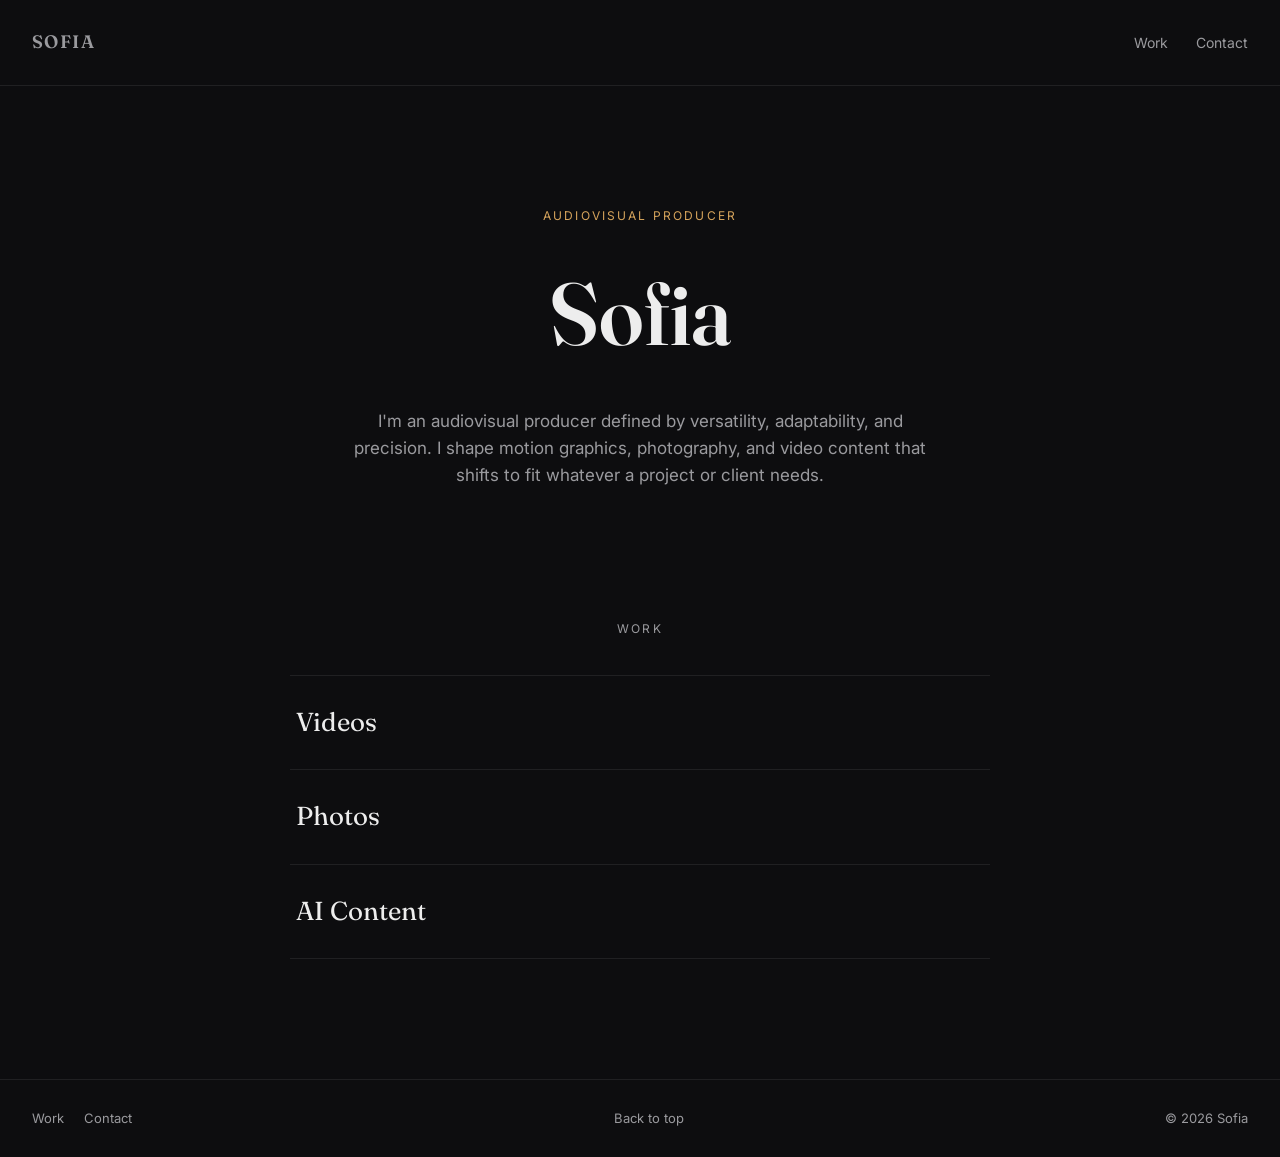
<file: index.html>
<!DOCTYPE html>
<html lang="en">
<head>
<meta charset="UTF-8">
<meta name="viewport" content="width=device-width, initial-scale=1.0">
<title>Sofia — Audiovisual Producer</title>
<link rel="icon" type="image/svg+xml" href="assets/favicon.svg">
<link rel="preconnect" href="https://fonts.googleapis.com">
<link rel="preconnect" href="https://fonts.gstatic.com" crossorigin>
<link href="https://fonts.googleapis.com/css2?family=Fraunces:wght@500;600;700&family=Inter:wght@400;500;600&display=swap" rel="stylesheet">
<link rel="stylesheet" href="assets/css/styles.css">
</head>
<body id="top">

<header class="nav">
  <a href="index.html" class="wordmark">SOFIA</a>
  <ul>
    <li><a href="#work">Work</a></li>
    <li><a href="contact.html">Contact</a></li>
  </ul>
</header>

<section class="hero">
  <p class="kicker">Audiovisual Producer</p>
  <h1>Sofia</h1>
  <p class="intro">I'm an audiovisual producer defined by versatility, adaptability, and precision. I shape motion graphics, photography, and video content that shifts to fit whatever a project or client needs.</p>
</section>

<section class="work-section" id="work">
  <p class="section-label">Work</p>
  <ul class="categories">
    <li><a href="work/videos.html">Videos <span class="arrow">→</span></a></li>
    <li><a href="work/photos.html">Photos <span class="arrow">→</span></a></li>
    <li><a href="work/ai-content.html">AI Content <span class="arrow">→</span></a></li>
  </ul>
</section>

<footer>
  <nav>
    <a href="#work">Work</a>
    <a href="contact.html">Contact</a>
  </nav>
  <a href="#top">Back to top</a>
  <span>© 2026 Sofia</span>
</footer>

</body>
</html>
</file>
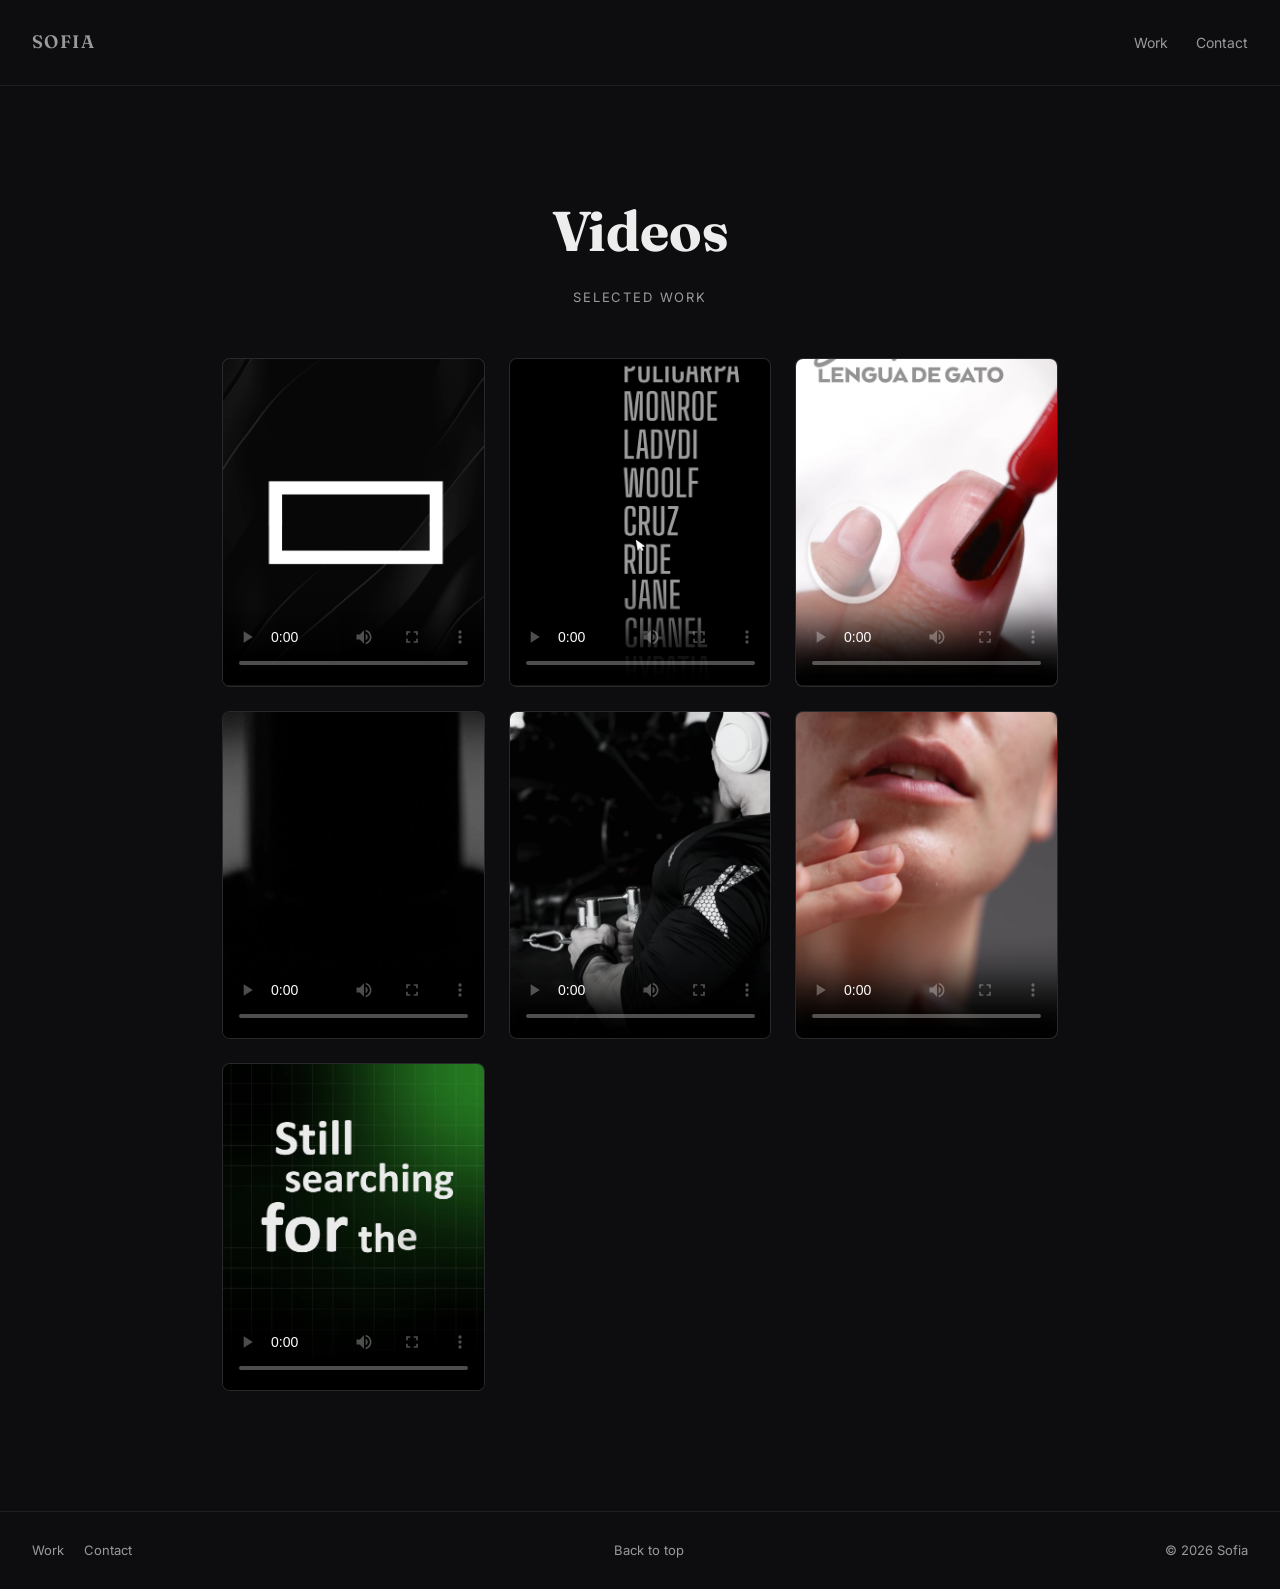
<file: videos.html>
<!DOCTYPE html>
<html lang="en">
<head>
<meta charset="UTF-8">
<meta name="viewport" content="width=device-width, initial-scale=1.0">
<title>Videos — Sofia</title>
<link rel="icon" type="image/svg+xml" href="../assets/favicon.svg">
<link rel="preconnect" href="https://fonts.googleapis.com">
<link rel="preconnect" href="https://fonts.gstatic.com" crossorigin>
<link href="https://fonts.googleapis.com/css2?family=Fraunces:wght@500;600;700&family=Inter:wght@400;500;600&display=swap" rel="stylesheet">
<link rel="stylesheet" href="../assets/css/styles.css">
</head>
<body id="top">

<header class="nav">
  <a href="../index.html" class="wordmark">SOFIA</a>
  <ul>
    <li><a href="../index.html#work">Work</a></li>
    <li><a href="../contact.html">Contact</a></li>
  </ul>
</header>

<div class="page-header">
  <h1>Videos</h1>
  <p>Selected Work</p>
</div>

<div class="grid-placeholder">

  <div class="work-card">
    <video controls playsinline preload="metadata" poster="../assets/img/animacion-expectativa-final-poster.jpg">
      <source src="../assets/video/animacion-expectativa-final.mp4" type="video/mp4">
    </video>
    <button class="expand-btn" data-src="../assets/video/animacion-expectativa-final.mp4" aria-label="Expand video">
      <svg width="16" height="16" viewBox="0 0 24 24" fill="none" stroke="currentColor" stroke-width="2" stroke-linecap="round" stroke-linejoin="round"><path d="M8 3H3v5M16 3h5v5M21 16v5h-5M3 16v5h5"/></svg>
    </button>
  </div>

  <div class="work-card">
    <video controls playsinline preload="metadata" poster="../assets/img/animacion-letras-lanzamiento-poster.jpg">
      <source src="../assets/video/animacion-letras-lanzamiento.mp4" type="video/mp4">
    </video>
    <button class="expand-btn" data-src="../assets/video/animacion-letras-lanzamiento.mp4" aria-label="Expand video">
      <svg width="16" height="16" viewBox="0 0 24 24" fill="none" stroke="currentColor" stroke-width="2" stroke-linecap="round" stroke-linejoin="round"><path d="M8 3H3v5M16 3h5v5M21 16v5h-5M3 16v5h5"/></svg>
    </button>
  </div>

  <div class="work-card">
    <video controls playsinline preload="metadata" poster="../assets/img/video-brocha-de-gato-poster.jpg">
      <source src="../assets/video/video-brocha-de-gato.mp4" type="video/mp4">
    </video>
    <button class="expand-btn" data-src="../assets/video/video-brocha-de-gato.mp4" aria-label="Expand video">
      <svg width="16" height="16" viewBox="0 0 24 24" fill="none" stroke="currentColor" stroke-width="2" stroke-linecap="round" stroke-linejoin="round"><path d="M8 3H3v5M16 3h5v5M21 16v5h-5M3 16v5h5"/></svg>
    </button>
  </div>

  <div class="work-card">
    <video controls playsinline preload="metadata" poster="../assets/img/video-expectativa-luces-final-poster.jpg">
      <source src="../assets/video/video-expectativa-luces-final.mp4" type="video/mp4">
    </video>
    <button class="expand-btn" data-src="../assets/video/video-expectativa-luces-final.mp4" aria-label="Expand video">
      <svg width="16" height="16" viewBox="0 0 24 24" fill="none" stroke="currentColor" stroke-width="2" stroke-linecap="round" stroke-linejoin="round"><path d="M8 3H3v5M16 3h5v5M21 16v5h-5M3 16v5h5"/></svg>
    </button>
  </div>

  <div class="work-card">
    <video controls playsinline preload="metadata" poster="../assets/img/video-final-poster.jpg">
      <source src="../assets/video/video-final.mp4" type="video/mp4">
    </video>
    <button class="expand-btn" data-src="../assets/video/video-final.mp4" aria-label="Expand video">
      <svg width="16" height="16" viewBox="0 0 24 24" fill="none" stroke="currentColor" stroke-width="2" stroke-linecap="round" stroke-linejoin="round"><path d="M8 3H3v5M16 3h5v5M21 16v5h-5M3 16v5h5"/></svg>
    </button>
  </div>

  <div class="work-card">
    <video controls playsinline preload="metadata" poster="../assets/img/trial-1-gopure-poster.jpg">
      <source src="../assets/video/trial-1-gopure.mp4" type="video/mp4">
    </video>
    <button class="expand-btn" data-src="../assets/video/trial-1-gopure.mp4" aria-label="Expand video">
      <svg width="16" height="16" viewBox="0 0 24 24" fill="none" stroke="currentColor" stroke-width="2" stroke-linecap="round" stroke-linejoin="round"><path d="M8 3H3v5M16 3h5v5M21 16v5h-5M3 16v5h5"/></svg>
    </button>
  </div>

  <div class="work-card">
    <video controls playsinline preload="metadata" poster="../assets/img/trial-2-prose-poster.jpg">
      <source src="../assets/video/trial-2-prose.mp4" type="video/mp4">
    </video>
    <button class="expand-btn" data-src="../assets/video/trial-2-prose.mp4" aria-label="Expand video">
      <svg width="16" height="16" viewBox="0 0 24 24" fill="none" stroke="currentColor" stroke-width="2" stroke-linecap="round" stroke-linejoin="round"><path d="M8 3H3v5M16 3h5v5M21 16v5h-5M3 16v5h5"/></svg>
    </button>
  </div>

</div>

<footer>
  <nav>
    <a href="../index.html#work">Work</a>
    <a href="../contact.html">Contact</a>
  </nav>
  <a href="#top">Back to top</a>
  <span>© 2026 Sofia</span>
</footer>

<script src="../assets/js/lightbox.js" defer></script>
</body>
</html>
</file>
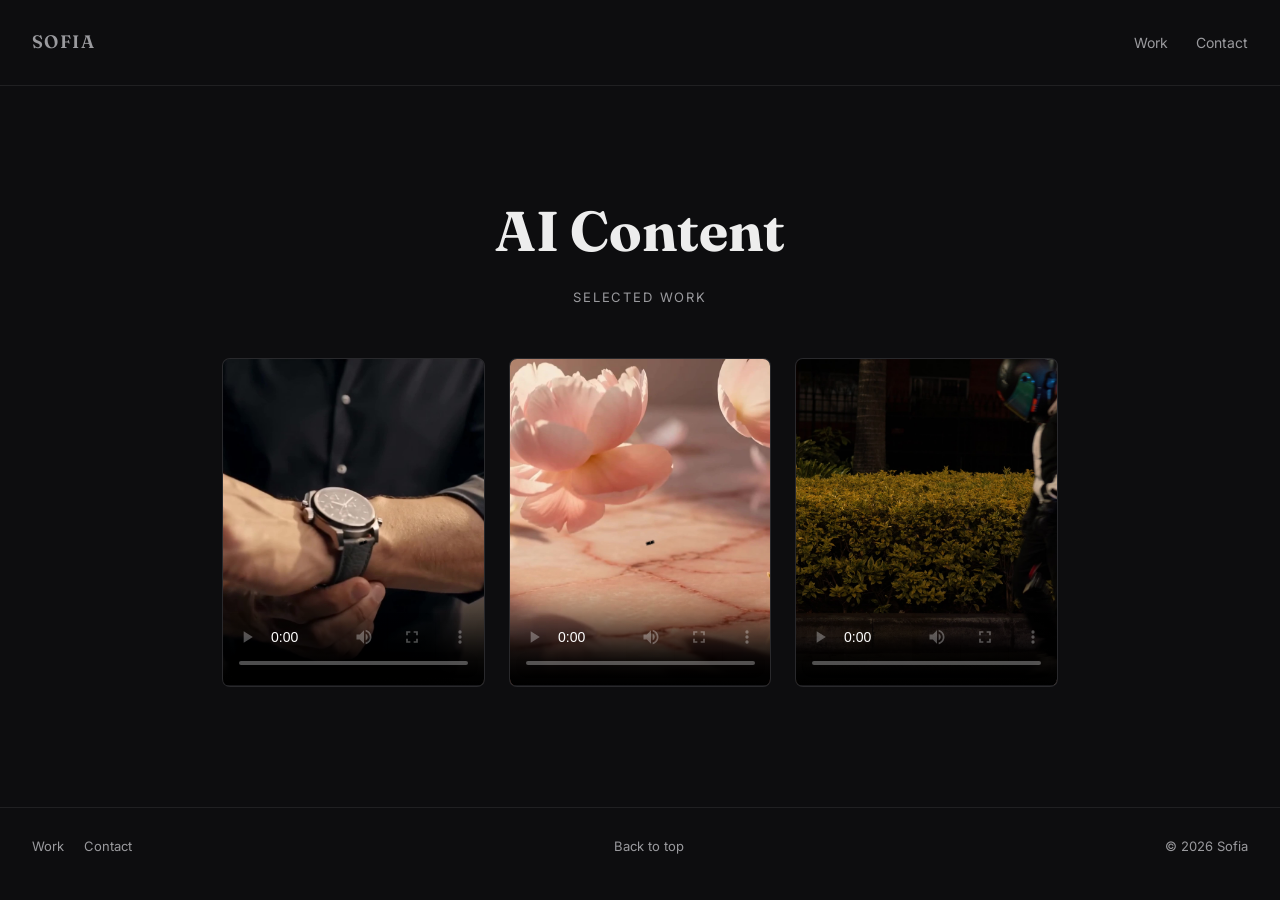
<file: work/ai-content.html>
<!DOCTYPE html>
<html lang="en">
<head>
<meta charset="UTF-8">
<meta name="viewport" content="width=device-width, initial-scale=1.0">
<title>AI Content — Sofia</title>
<link rel="icon" type="image/svg+xml" href="../assets/favicon.svg">
<link rel="preconnect" href="https://fonts.googleapis.com">
<link rel="preconnect" href="https://fonts.gstatic.com" crossorigin>
<link href="https://fonts.googleapis.com/css2?family=Fraunces:wght@500;600;700&family=Inter:wght@400;500;600&display=swap" rel="stylesheet">
<link rel="stylesheet" href="../assets/css/styles.css">
</head>
<body id="top">

<header class="nav">
  <a href="../index.html" class="wordmark">SOFIA</a>
  <ul>
    <li><a href="../index.html#work">Work</a></li>
    <li><a href="../contact.html">Contact</a></li>
  </ul>
</header>

<div class="page-header">
  <h1>AI Content</h1>
  <p>Selected Work</p>
</div>

<div class="grid-placeholder">

  <div class="work-card">
    <video controls playsinline preload="metadata" poster="../assets/img/ai-reloj-poster.jpg">
      <source src="../assets/video/ai-reloj.mp4" type="video/mp4">
    </video>
    <button class="expand-btn" data-src="../assets/video/ai-reloj.mp4" aria-label="Expand video">
      <svg width="16" height="16" viewBox="0 0 24 24" fill="none" stroke="currentColor" stroke-width="2" stroke-linecap="round" stroke-linejoin="round"><path d="M8 3H3v5M16 3h5v5M21 16v5h-5M3 16v5h5"/></svg>
    </button>
  </div>

  <div class="work-card">
    <video controls playsinline preload="metadata" poster="../assets/img/ai-perfume-poster.jpg">
      <source src="../assets/video/ai-perfume.mp4" type="video/mp4">
    </video>
    <button class="expand-btn" data-src="../assets/video/ai-perfume.mp4" aria-label="Expand video">
      <svg width="16" height="16" viewBox="0 0 24 24" fill="none" stroke="currentColor" stroke-width="2" stroke-linecap="round" stroke-linejoin="round"><path d="M8 3H3v5M16 3h5v5M21 16v5h-5M3 16v5h5"/></svg>
    </button>
  </div>

  <div class="work-card">
    <video controls playsinline preload="metadata" poster="../assets/img/ai-moto-poster.jpg">
      <source src="../assets/video/ai-moto.mp4" type="video/mp4">
    </video>
    <button class="expand-btn" data-src="../assets/video/ai-moto.mp4" aria-label="Expand video">
      <svg width="16" height="16" viewBox="0 0 24 24" fill="none" stroke="currentColor" stroke-width="2" stroke-linecap="round" stroke-linejoin="round"><path d="M8 3H3v5M16 3h5v5M21 16v5h-5M3 16v5h5"/></svg>
    </button>
  </div>

</div>

<footer>
  <nav>
    <a href="../index.html#work">Work</a>
    <a href="../contact.html">Contact</a>
  </nav>
  <a href="#top">Back to top</a>
  <span>© 2026 Sofia</span>
</footer>

<script src="../assets/js/lightbox.js" defer></script>
</body>
</html>
</file>
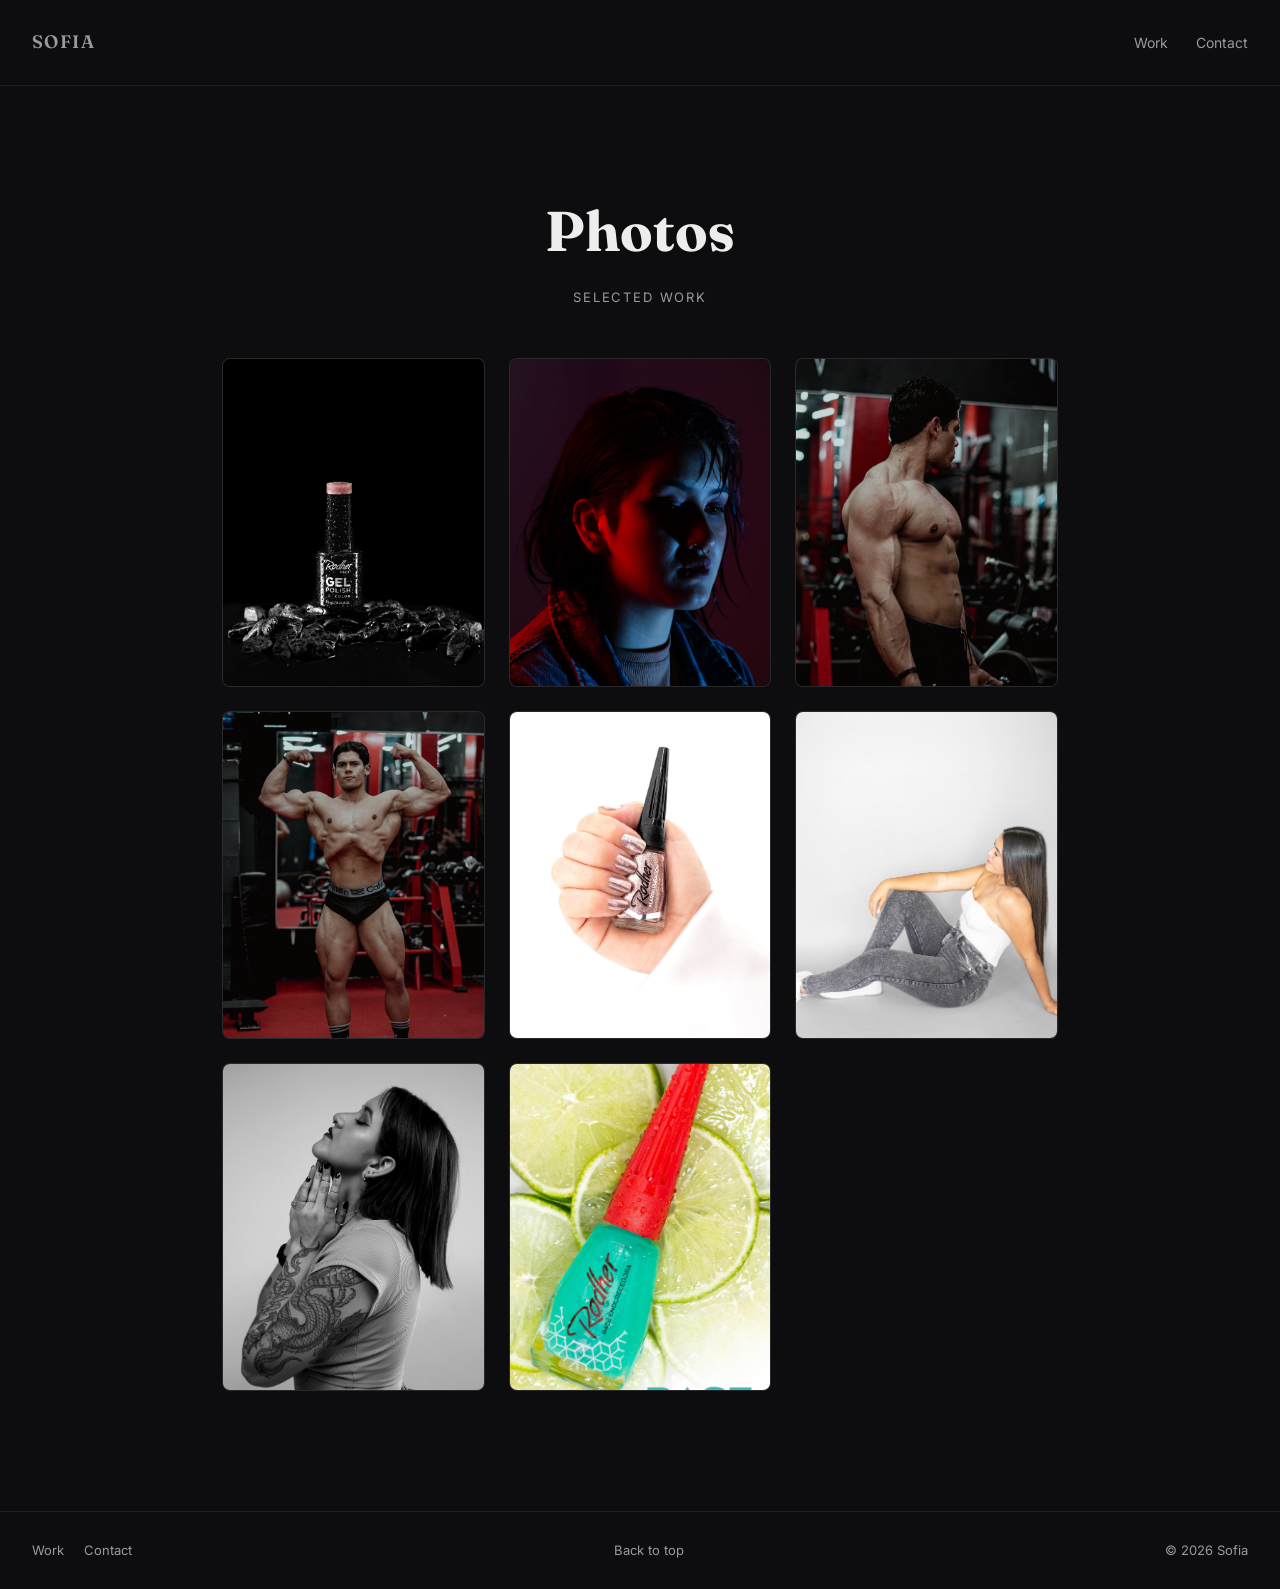
<file: work/photos.html>
<!DOCTYPE html>
<html lang="en">
<head>
<meta charset="UTF-8">
<meta name="viewport" content="width=device-width, initial-scale=1.0">
<title>Photos — Sofia</title>
<link rel="icon" type="image/svg+xml" href="../assets/favicon.svg">
<link rel="preconnect" href="https://fonts.googleapis.com">
<link rel="preconnect" href="https://fonts.gstatic.com" crossorigin>
<link href="https://fonts.googleapis.com/css2?family=Fraunces:wght@500;600;700&family=Inter:wght@400;500;600&display=swap" rel="stylesheet">
<link rel="stylesheet" href="../assets/css/styles.css">
</head>
<body id="top">

<header class="nav">
  <a href="../index.html" class="wordmark">SOFIA</a>
  <ul>
    <li><a href="../index.html#work">Work</a></li>
    <li><a href="../contact.html">Contact</a></li>
  </ul>
</header>

<div class="page-header">
  <h1>Photos</h1>
  <p>Selected Work</p>
</div>

<div class="grid-placeholder">

  <div class="work-card">
    <img src="../assets/img/foto-01.jpg" alt="Photography by Sofia">
  </div>

  <div class="work-card">
    <img src="../assets/img/foto-02.jpg" alt="Photography by Sofia">
  </div>

  <div class="work-card">
    <img src="../assets/img/foto-03.jpg" alt="Photography by Sofia">
  </div>

  <div class="work-card">
    <img src="../assets/img/foto-04.jpg" alt="Photography by Sofia">
  </div>

  <div class="work-card">
    <img src="../assets/img/foto-05.jpg" alt="Photography by Sofia">
  </div>

  <div class="work-card">
    <img src="../assets/img/foto-06.jpg" alt="Photography by Sofia">
  </div>

  <div class="work-card">
    <img src="../assets/img/foto-07.jpg" alt="Photography by Sofia">
  </div>

  <div class="work-card">
    <img src="../assets/img/foto-08.jpg" alt="Photography by Sofia">
  </div>

</div>

<footer>
  <nav>
    <a href="../index.html#work">Work</a>
    <a href="../contact.html">Contact</a>
  </nav>
  <a href="#top">Back to top</a>
  <span>© 2026 Sofia</span>
</footer>

<script src="../assets/js/lightbox.js" defer></script>
</body>
</html>
</file>
<file: assets/css/styles.css>
:root {
  --bg: #0D0D0F;
  --text: #EDEDED;
  --text-secondary: #9A9A9E;
  --accent: #D6A45C;
  --border: rgba(255,255,255,0.08);
}

* { box-sizing: border-box; margin: 0; padding: 0; }

html { scroll-behavior: smooth; }

body {
  background: var(--bg);
  color: var(--text);
  font-family: 'Inter', -apple-system, BlinkMacSystemFont, "Segoe UI", sans-serif;
  font-size: 16px;
  line-height: 1.6;
  -webkit-font-smoothing: antialiased;
}

h1, h2, .wordmark {
  font-family: 'Fraunces', Georgia, serif;
}

a { color: inherit; text-decoration: none; }

/* NAV */
.nav {
  display: flex;
  justify-content: space-between;
  align-items: center;
  padding: 28px 32px;
  border-bottom: 1px solid var(--border);
}
.nav .wordmark {
  font-size: 18px;
  letter-spacing: 0.08em;
  font-weight: 600;
}
.nav ul { display: flex; gap: 28px; list-style: none; }
.nav a { font-size: 14px; color: var(--text-secondary); transition: color .2s; }
.nav a:hover { color: var(--accent); }

/* HERO */
.hero {
  padding: 120px 32px 90px;
  max-width: 800px;
  margin: 0 auto;
  text-align: center;
}
.kicker {
  font-size: 12px;
  letter-spacing: 0.18em;
  text-transform: uppercase;
  color: var(--accent);
  margin-bottom: 18px;
}
.hero h1 {
  font-size: clamp(48px, 8vw, 88px);
  font-weight: 600;
  margin-bottom: 24px;
}
.hero .intro {
  font-size: 17px;
  color: var(--text-secondary);
  max-width: 52ch;
  margin: 0 auto;
}

/* WORK LIST */
.work-section { padding: 40px 32px 120px; }
.section-label {
  font-size: 12px;
  letter-spacing: 0.18em;
  text-transform: uppercase;
  color: var(--text-secondary);
  text-align: center;
  margin-bottom: 36px;
}
.categories {
  list-style: none;
  max-width: 700px;
  margin: 0 auto;
  border-top: 1px solid var(--border);
}
.categories li { border-bottom: 1px solid var(--border); }
.categories a {
  display: flex;
  justify-content: space-between;
  align-items: center;
  padding: 26px 6px;
  font-family: 'Fraunces', serif;
  font-size: 26px;
  transition: color .2s, padding-left .2s;
}
.categories a:hover { color: var(--accent); padding-left: 10px; }
.categories a .arrow { font-size: 16px; opacity: 0; transition: opacity .2s; }
.categories a:hover .arrow { opacity: 1; }

/* CATEGORY PAGE */
.page-header { padding: 100px 32px 50px; text-align: center; }
.page-header h1 { font-size: clamp(36px, 6vw, 56px); margin-bottom: 12px; }
.page-header p {
  color: var(--text-secondary);
  font-size: 13px;
  letter-spacing: 0.14em;
  text-transform: uppercase;
}

.grid-placeholder {
  max-width: 900px;
  margin: 0 auto 120px;
  padding: 0 32px;
  display: grid;
  grid-template-columns: repeat(auto-fit, minmax(260px, 1fr));
  gap: 24px;
}
.placeholder-card {
  position: relative;
  aspect-ratio: 4/5;
  border: 1px solid var(--border);
  border-radius: 8px;
  overflow: hidden;
  background: #17171a;
}
.placeholder-card img {
  width: 100%;
  height: 100%;
  object-fit: cover;
  display: block;
  filter: grayscale(15%) brightness(0.82);
  transition: filter .3s, transform .3s;
}
.placeholder-card:hover img {
  filter: grayscale(0%) brightness(0.95);
  transform: scale(1.03);
}
.placeholder-card .tag {
  position: absolute;
  bottom: 0; left: 0; right: 0;
  padding: 12px 14px;
  background: linear-gradient(to top, rgba(0,0,0,0.85), transparent);
  font-size: 10.5px;
  letter-spacing: 0.08em;
  text-transform: uppercase;
  color: var(--accent);
}

/* REAL WORK CARD */
.work-card {
  position: relative;
  aspect-ratio: 4/5;
  border: 1px solid var(--border);
  border-radius: 8px;
  overflow: hidden;
  background: #17171a;
}
.work-card img,
.work-card video {
  width: 100%;
  height: 100%;
  object-fit: cover;
  display: block;
  transition: transform .3s;
}
.work-card:hover img {
  transform: scale(1.03);
}

.grid-placeholder img { cursor: zoom-in; }

.expand-btn {
  position: absolute;
  top: 10px;
  right: 10px;
  width: 32px;
  height: 32px;
  border-radius: 50%;
  background: rgba(0,0,0,0.55);
  border: none;
  color: var(--text);
  display: flex;
  align-items: center;
  justify-content: center;
  cursor: pointer;
  opacity: 0;
  transition: opacity .2s, background .2s, color .2s;
  z-index: 2;
}
.work-card:hover .expand-btn,
.work-card:focus-within .expand-btn {
  opacity: 1;
}
.expand-btn:hover {
  background: var(--accent);
  color: #0D0D0F;
}

/* LIGHTBOX */
.lightbox-overlay {
  position: fixed;
  inset: 0;
  background: rgba(0,0,0,0.92);
  display: none;
  align-items: center;
  justify-content: center;
  z-index: 1000;
  padding: 40px;
}
.lightbox-overlay.active { display: flex; }
.lightbox-content {
  max-width: 90vw;
  max-height: 90vh;
  display: flex;
}
.lightbox-content img,
.lightbox-content video {
  max-width: 90vw;
  max-height: 90vh;
  object-fit: contain;
  border-radius: 4px;
  box-shadow: 0 20px 60px rgba(0,0,0,0.5);
  cursor: default;
}
.lightbox-close {
  position: absolute;
  top: 24px;
  right: 32px;
  background: none;
  border: none;
  color: var(--text);
  font-size: 34px;
  line-height: 1;
  cursor: pointer;
  font-family: 'Inter', sans-serif;
}
.lightbox-close:hover { color: var(--accent); }

/* CONTACT */
.contact-section { padding: 120px 32px; max-width: 600px; margin: 0 auto; text-align: center; }
.contact-section h1 { font-size: clamp(36px, 6vw, 56px); margin-bottom: 32px; }
.contact-list { list-style: none; display: flex; flex-direction: column; gap: 14px; }
.contact-list a { font-size: 18px; }
.contact-list a:hover { color: var(--accent); }

/* FOOTER */
footer {
  border-top: 1px solid var(--border);
  padding: 28px 32px;
  display: flex;
  justify-content: space-between;
  align-items: center;
  font-size: 13px;
  color: var(--text-secondary);
  flex-wrap: wrap;
  gap: 12px;
}
footer nav { display: flex; gap: 20px; }
footer a:hover { color: var(--accent); }

@media (max-width: 600px) {
  .nav { flex-direction: column; gap: 16px; align-items: flex-start; }
  .categories a { font-size: 20px; }
}
</file>
